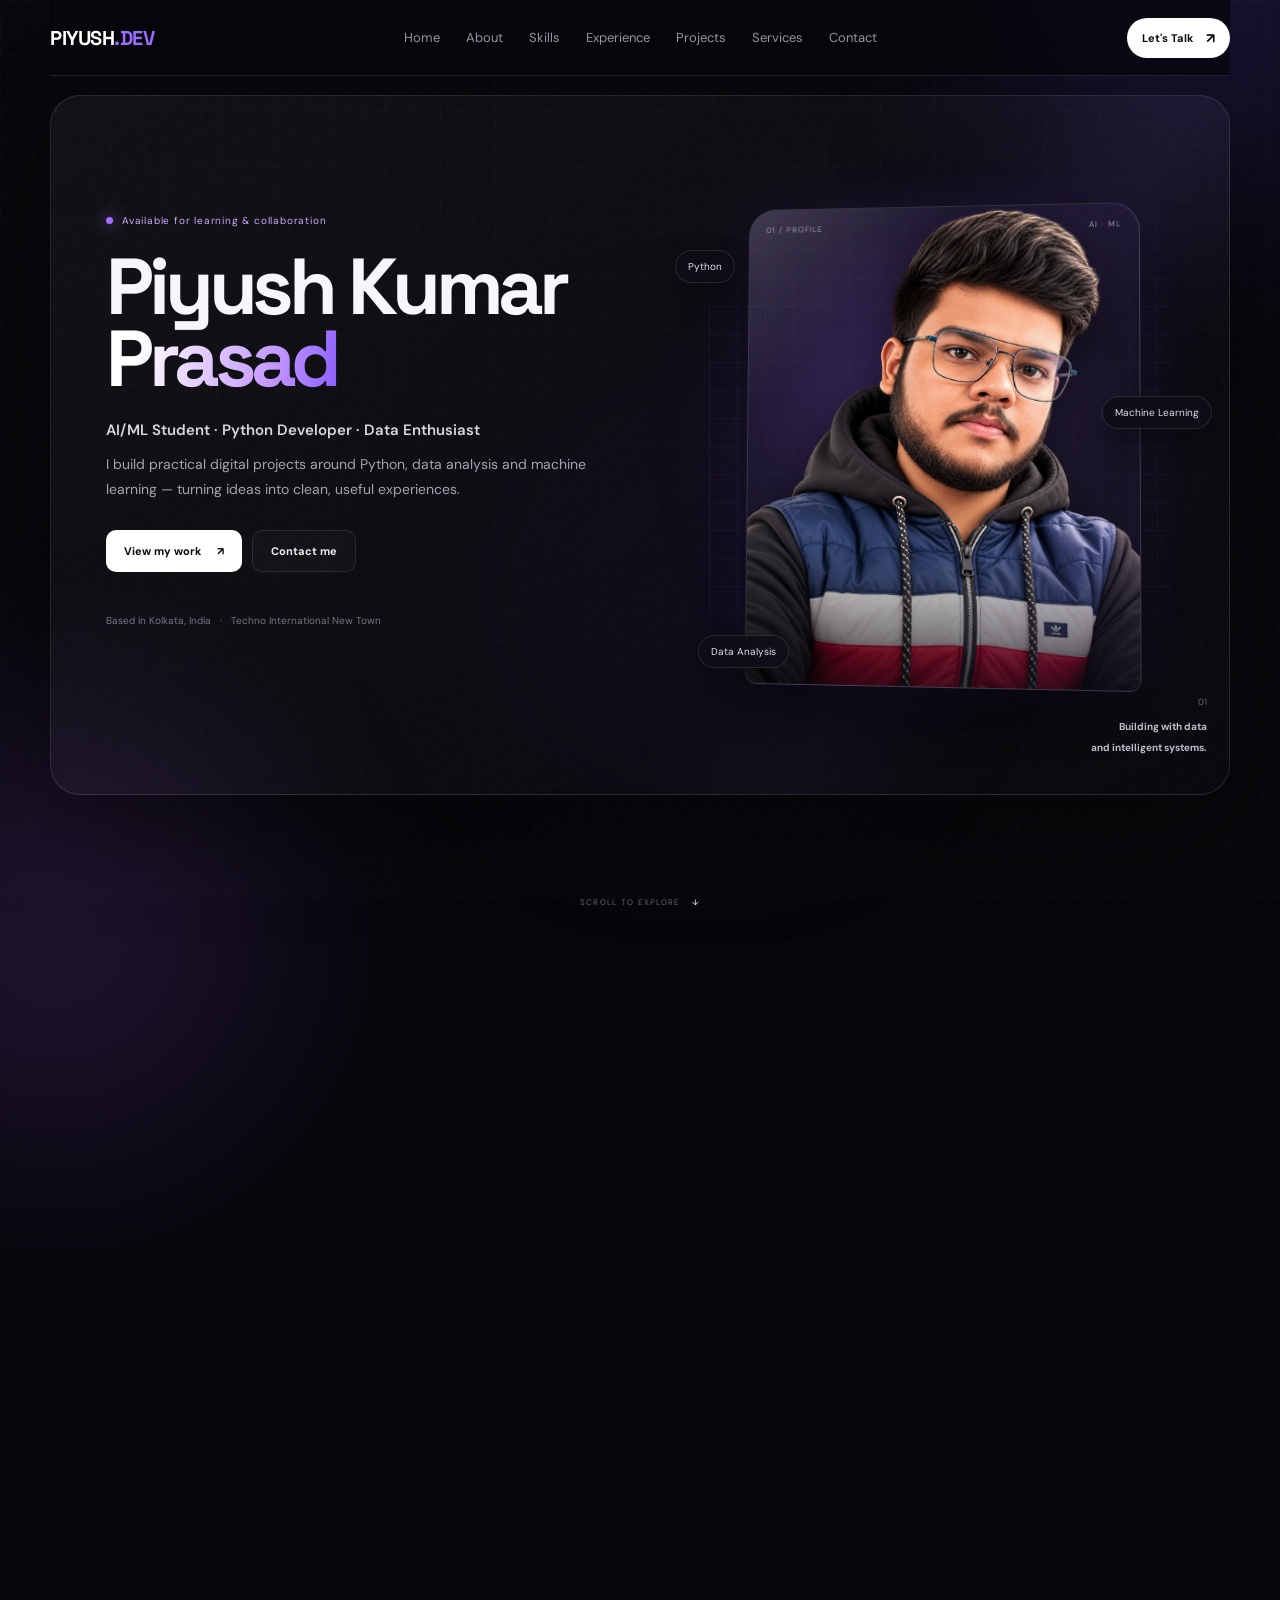
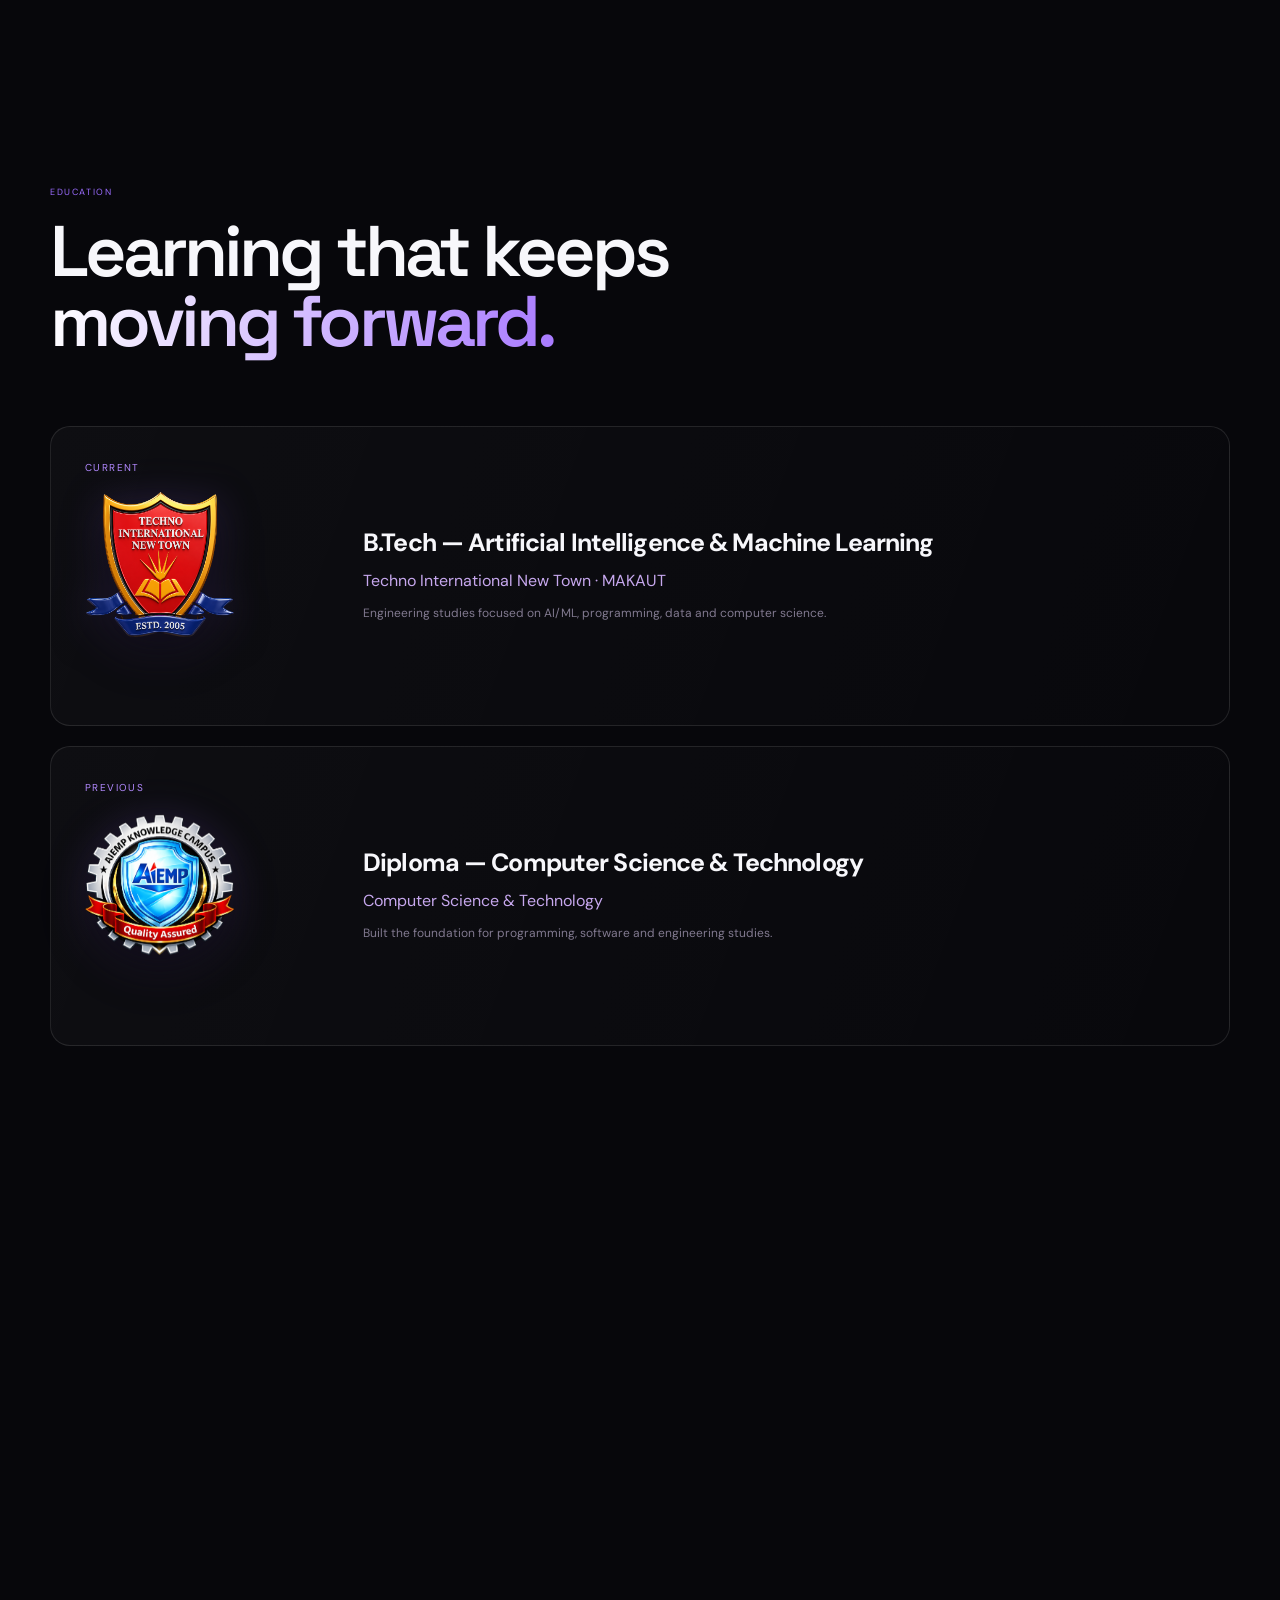
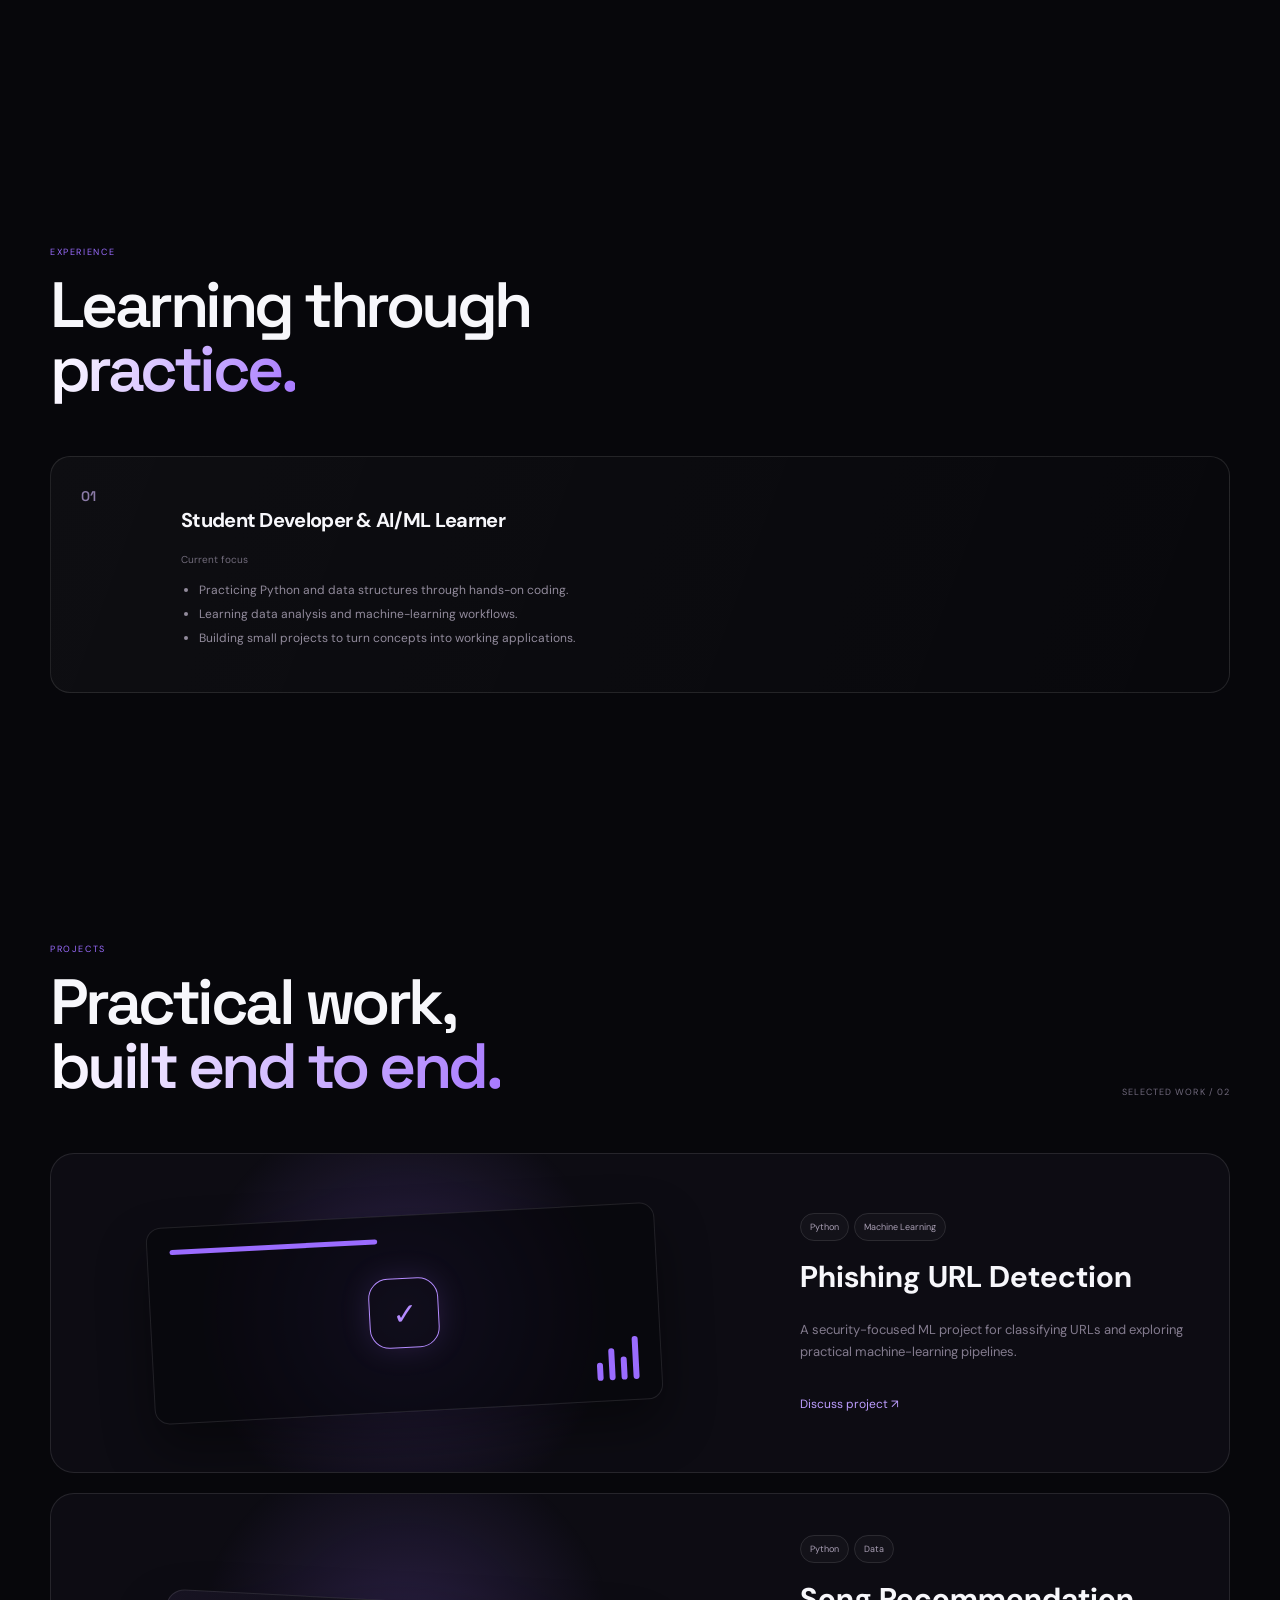
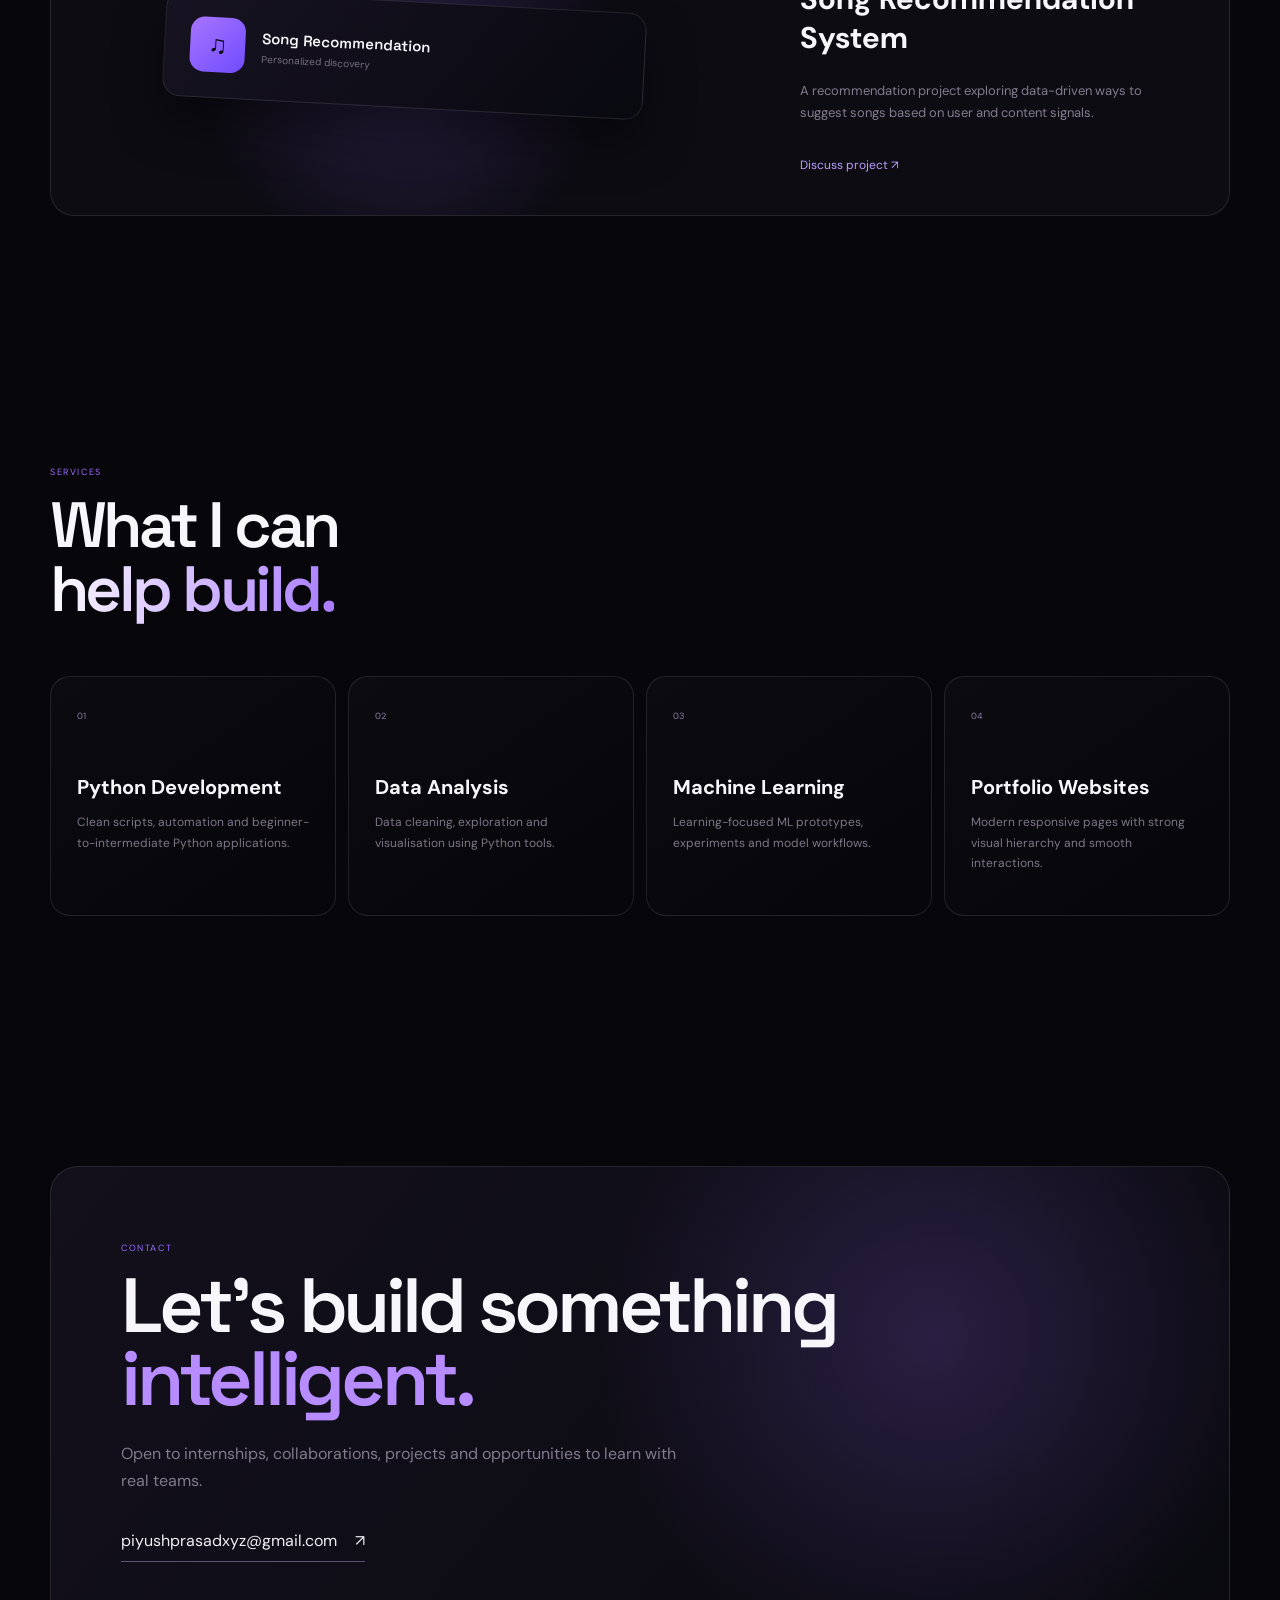
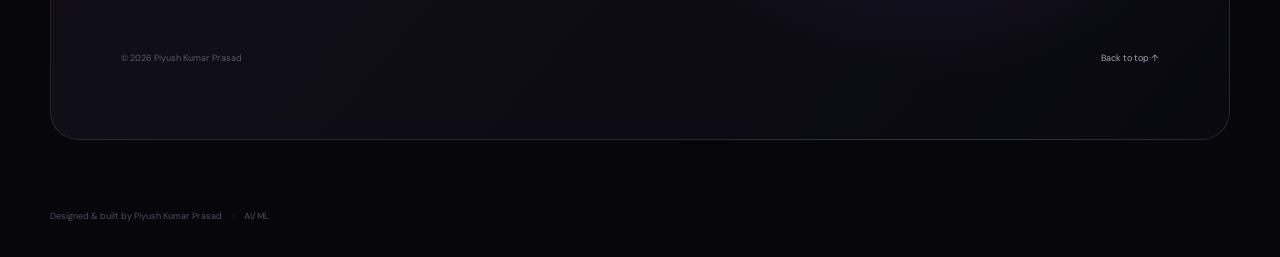
<file: index.html>
<!doctype html>
<html lang="en">
<head>
  <meta charset="UTF-8">
  <meta name="viewport" content="width=device-width,initial-scale=1">
  <meta name="description" content="Piyush Kumar Prasad — AI/ML student, Python developer and aspiring data professional.">
  <title>Piyush Kumar Prasad — AI/ML Developer Portfolio</title>
  <link rel="preconnect" href="https://fonts.googleapis.com">
  <link rel="preconnect" href="https://fonts.gstatic.com" crossorigin>
  <link href="https://fonts.googleapis.com/css2?family=DM+Sans:wght@400;500;600;700&family=Space+Grotesk:wght@500;600;700&display=swap" rel="stylesheet">
  <link rel="stylesheet" href="style.css">
</head>
<body>
  <div class="noise"></div>
  <div class="orb orb-a"></div><div class="orb orb-b"></div><div class="orb orb-c"></div>

  <header class="nav-wrap">
    <nav class="nav container">
      <a class="brand" href="#home">PIYUSH<span>.DEV</span></a>
      <div class="nav-links">
        <a href="#home">Home</a><a href="#about">About</a><a href="#skills">Skills</a>
        <a href="#experience">Experience</a><a href="#projects">Projects</a><a href="#services">Services</a><a href="#contact">Contact</a>
      </div>
      <a class="nav-cta" href="#contact">Let's Talk <span>↗</span></a>
      <button class="menu" aria-label="Open menu"><i></i><i></i></button>
    </nav>
  </header>

  <main>
    <section id="home" class="hero section">
      <div class="container hero-card reveal">
        <div class="hero-copy">
          <div class="eyebrow"><span class="dot"></span> Available for learning & collaboration</div>
          <h1>Piyush Kumar<br><em>Prasad</em></h1>
          <p class="role">AI/ML Student · Python Developer · Data Enthusiast</p>
          <p class="intro">I build practical digital projects around Python, data analysis and machine learning — turning ideas into clean, useful experiences.</p>
          <div class="hero-actions">
            <a class="btn primary" href="#projects">View my work <span>↗</span></a>
            <a class="btn ghost" href="#contact">Contact me</a>
          </div>
          <div class="mini-meta">
            <span>Based in Kolkata, India</span><span>·</span><span>Techno International New Town</span>
          </div>
        </div>

        <div class="hero-visual">
          <div class="visual-grid"></div>
          <div class="float-tag tag-one">Python</div>
          <div class="float-tag tag-two">Machine Learning</div>
          <div class="float-tag tag-three">Data Analysis</div>
          <div class="avatar-stage">
            <div class="avatar-glow"></div>
            <div class="avatar-frame">
              <div class="frame-top"><span>01 / PROFILE</span><span>AI · ML</span></div>
              <img src="assets/piyush-avatar.png" alt="Piyush Kumar Prasad">
            </div>
          </div>
          <div class="visual-label"><span>01</span><strong>Building with data<br>and intelligent systems.</strong></div>
        </div>
      </div>
      <div class="scroll-cue">SCROLL TO EXPLORE <span>↓</span></div>
    </section>

    <section id="about" class="section">
      <div class="container">
        <div class="section-head reveal"><span class="kicker">ABOUT</span><h2>From Diploma to<br><em>AI & Machine Learning.</em></h2></div>
        <div class="about-grid">
          <div class="about-copy reveal">
            <p class="lead">I'm a B.Tech student specializing in Artificial Intelligence & Machine Learning, with a Diploma background in Computer Science & Technology.</p>
            <p>I'm focused on strengthening my Python, DSA, data analysis and machine-learning skills by building projects and learning through hands-on practice.</p>
            <p>My goal is to grow into a strong AI/ML and data professional while creating software that is useful, understandable and visually polished.</p>
          </div>
          <div class="stats reveal">
            <div><strong>B.Tech</strong><span>AI & Machine Learning</span></div>
            <div><strong>Python</strong><span>Primary programming focus</span></div>
            <div><strong>AI + Data</strong><span>Current learning direction</span></div>
            <div><strong>∞</strong><span>Curiosity to build & learn</span></div>
          </div>
        </div>
      </div>
    </section>

    <section id="education" class="section compact">
      <div class="container">
        <div class="section-head reveal"><span class="kicker">EDUCATION</span><h2>Learning that keeps<br><em>moving forward.</em></h2></div>
        <div class="timeline">
          <article class="timeline-card reveal education-pop">
            <div class="education-meta"><span class="year">CURRENT</span><img class="edu-logo" src="assets/techno-3d-logo.png" alt="Techno International New Town logo"></div><div><h3>B.Tech — Artificial Intelligence & Machine Learning</h3><p>Techno International New Town · MAKAUT</p><small>Engineering studies focused on AI/ML, programming, data and computer science.</small></div>
          </article>
          <article class="timeline-card reveal education-pop">
            <div class="education-meta"><span class="year">PREVIOUS</span><img class="edu-logo" src="assets/aiemp-3d-logo.png" alt="AIEMP Knowledge Campus logo"></div><div><h3>Diploma — Computer Science & Technology</h3><p>Computer Science & Technology</p><small>Built the foundation for programming, software and engineering studies.</small></div>
          </article>
        </div>
      </div>
    </section>

    <section id="skills" class="section">
      <div class="container">
        <div class="section-head reveal"><span class="kicker">SKILLS</span><h2>Tools and technologies<br><em>I work with.</em></h2></div>
        <div class="skill-cloud reveal">
          <span>Python</span><span>Machine Learning</span><span>Data Analysis</span><span>NumPy</span><span>Pandas</span><span>Matplotlib</span><span>DSA</span><span>Java</span><span>C</span><span>HTML</span><span>CSS</span><span>JavaScript</span><span>Git</span><span>AI Applications</span>
        </div>
      </div>
    </section>

    <section id="experience" class="section compact">
      <div class="container">
        <div class="section-head reveal"><span class="kicker">EXPERIENCE</span><h2>Learning through<br><em>practice.</em></h2></div>
        <div class="experience-card reveal">
          <div class="exp-index">01</div><div><h3>Student Developer & AI/ML Learner</h3><p class="muted">Current focus</p><ul><li>Practicing Python and data structures through hands-on coding.</li><li>Learning data analysis and machine-learning workflows.</li><li>Building small projects to turn concepts into working applications.</li></ul></div>
        </div>
      </div>
    </section>

    <section id="projects" class="section">
      <div class="container">
        <div class="section-head project-head reveal"><div><span class="kicker">PROJECTS</span><h2>Practical work,<br><em>built end to end.</em></h2></div><span class="project-count">SELECTED WORK / 02</span></div>
        <div class="projects">
          <article class="project-card reveal"><div class="project-art phishing"><div class="mock-ui"><div class="mock-bar"></div><div class="shield">✓</div><div class="bars"><i></i><i></i><i></i><i></i></div></div></div><div class="project-info"><div><span class="tag">Python</span><span class="tag">Machine Learning</span></div><h3>Phishing URL Detection</h3><p>A security-focused ML project for classifying URLs and exploring practical machine-learning pipelines.</p><a href="#contact">Discuss project ↗</a></div></article>
          <article class="project-card reveal"><div class="project-art music"><div class="music-ui"><span>♫</span><div><b>Song Recommendation</b><small>Personalized discovery</small></div></div></div><div class="project-info"><div><span class="tag">Python</span><span class="tag">Data</span></div><h3>Song Recommendation System</h3><p>A recommendation project exploring data-driven ways to suggest songs based on user and content signals.</p><a href="#contact">Discuss project ↗</a></div></article>
        </div>
      </div>
    </section>

    <section id="services" class="section">
      <div class="container">
        <div class="section-head reveal"><span class="kicker">SERVICES</span><h2>What I can<br><em>help build.</em></h2></div>
        <div class="service-grid">
          <div class="service reveal"><span>01</span><h3>Python Development</h3><p>Clean scripts, automation and beginner-to-intermediate Python applications.</p></div>
          <div class="service reveal"><span>02</span><h3>Data Analysis</h3><p>Data cleaning, exploration and visualisation using Python tools.</p></div>
          <div class="service reveal"><span>03</span><h3>Machine Learning</h3><p>Learning-focused ML prototypes, experiments and model workflows.</p></div>
          <div class="service reveal"><span>04</span><h3>Portfolio Websites</h3><p>Modern responsive pages with strong visual hierarchy and smooth interactions.</p></div>
        </div>
      </div>
    </section>

    <section id="contact" class="section contact">
      <div class="container contact-card reveal">
        <span class="kicker">CONTACT</span>
        <h2>Let's build something<br><em>intelligent.</em></h2>
        <p>Open to internships, collaborations, projects and opportunities to learn with real teams.</p>
        <a class="mail" href="mailto:piyushprasadxyz@gmail.com">piyushprasadxyz@gmail.com <span>↗</span></a>
        <div class="contact-bottom"><span>© 2026 Piyush Kumar Prasad</span><a href="#home">Back to top ↑</a></div>
      </div>
    </section>
  </main>

  <footer class="footer"><div class="container">Designed & built by Piyush Kumar Prasad <span>·</span> AI/ML</div></footer>
  <script src="script.js"></script>
</body>
</html>
</file>
<file: style.css>
:root{
  --bg:#07070b;--panel:#101016;--panel2:#14131c;--text:#f7f7fb;--muted:#a4a3b0;
  --line:rgba(255,255,255,.10);--purple:#9b6cff;--purple2:#6f4cff;--white:#ffffff;
  --radius:26px;--max:1180px
}
*{box-sizing:border-box}html{scroll-behavior:smooth}body{margin:0;background:var(--bg);color:var(--text);font-family:"DM Sans",sans-serif;overflow-x:hidden}
body:before{content:"";position:fixed;inset:0;pointer-events:none;background:linear-gradient(rgba(255,255,255,.018) 1px,transparent 1px),linear-gradient(90deg,rgba(255,255,255,.018) 1px,transparent 1px);background-size:55px 55px;mask-image:linear-gradient(to bottom,black,transparent 88%)}
.noise{position:fixed;inset:0;opacity:.025;pointer-events:none;background-image:url("data:image/svg+xml,%3Csvg viewBox='0 0 180 180' xmlns='http://www.w3.org/2000/svg'%3E%3Cfilter id='n'%3E%3CfeTurbulence type='fractalNoise' baseFrequency='.9' numOctaves='4' stitchTiles='stitch'/%3E%3C/filter%3E%3Crect width='100%25' height='100%25' filter='url(%23n)'/%3E%3C/svg%3E")}
.orb{position:fixed;width:430px;height:430px;border-radius:50%;filter:blur(110px);opacity:.15;pointer-events:none}.orb-a{background:#744cff;top:-220px;right:-130px}.orb-b{background:#a85dff;bottom:-250px;left:-160px}.orb-c{background:#4423a8;top:42%;left:38%;opacity:.06}
.container{width:min(calc(100% - 48px),var(--max));margin:auto}.nav-wrap{position:fixed;z-index:20;top:0;left:0;right:0}.nav{height:76px;display:flex;align-items:center;justify-content:space-between;border-bottom:1px solid var(--line);background:rgba(7,7,11,.70);backdrop-filter:blur(18px);padding:0 0;box-shadow:none}.brand{font:700 20px "Space Grotesk";letter-spacing:-.5px;color:#fff;text-decoration:none}.brand span{color:#9b6cff}.nav-links{display:flex;gap:26px}.nav-links a{font-size:13px;color:#9694a3;text-decoration:none;transition:.2s}.nav-links a:hover{color:#fff}.nav-cta{display:inline-flex;align-items:center;gap:13px;color:#08080b;background:#fff;padding:11px 15px;border-radius:999px;font-size:11px;font-weight:700;text-decoration:none}.nav-cta span{font-size:14px}.menu{display:none;background:none;border:0}.menu i{display:block;width:23px;height:1px;background:#fff;margin:6px}
.section{padding:125px 0}.hero{min-height:100vh;padding-top:95px;display:flex;align-items:center;position:relative}.hero-card{min-height:700px;display:grid;grid-template-columns:1.02fr .98fr;overflow:hidden;border:1px solid rgba(255,255,255,.11);border-radius:30px;background:linear-gradient(145deg,rgba(255,255,255,.045),rgba(255,255,255,.012));box-shadow:0 35px 100px rgba(0,0,0,.38)}.hero-copy{padding:82px 48px 55px 55px;display:flex;flex-direction:column;justify-content:center;position:relative;z-index:3;transform:translateY(-38px)}.eyebrow{display:inline-flex;align-items:center;gap:9px;color:#c8aaff;font-size:10px;letter-spacing:.08em;margin:0 0 24px}.dot{width:7px;height:7px;border-radius:50%;background:#a56fff;box-shadow:0 0 15px #9b6cff}.hero h1{font:700 clamp(58px,6.2vw,82px)/.91 "Space Grotesk";letter-spacing:-.065em;margin:0;max-width:650px}.hero h1 em{font-style:normal;background:linear-gradient(100deg,#fff 15%,#c69bff 70%,#8a5cff);-webkit-background-clip:text;color:transparent}.role{font-size:15px;color:#d8d6e0;margin:25px 0 12px;font-weight:600}.intro{max-width:550px;color:var(--muted);line-height:1.8;font-size:14px;margin:0}.hero-actions{display:flex;gap:10px;margin-top:28px}.btn{display:inline-flex;align-items:center;justify-content:center;gap:16px;padding:13px 18px;border-radius:10px;font-size:11px;font-weight:700;text-decoration:none;transition:.25s}.btn.primary{color:#09090c;background:#fff}.btn.primary:hover{transform:translateY(-3px);box-shadow:0 15px 35px rgba(155,108,255,.24)}.btn.ghost{color:#eee;border:1px solid var(--line);background:rgba(255,255,255,.025)}.btn.ghost:hover{border-color:rgba(155,108,255,.6);background:rgba(155,108,255,.08)}.mini-meta{display:flex;gap:9px;color:#777486;font-size:10px;margin-top:42px}.hero-visual{position:relative;display:flex;align-items:center;justify-content:center;min-height:650px;overflow:hidden}.visual-grid{position:absolute;inset:0;background:radial-gradient(circle at 50% 44%,rgba(155,108,255,.22),transparent 38%),linear-gradient(120deg,transparent 40%,rgba(155,108,255,.035),transparent 70%)}.visual-grid:after{content:"";position:absolute;inset:10%;background:linear-gradient(rgba(155,108,255,.07) 1px,transparent 1px),linear-gradient(90deg,rgba(155,108,255,.07) 1px,transparent 1px);background-size:28px 28px;mask-image:linear-gradient(to bottom,transparent,#000 25%,#000 75%,transparent)}
.avatar-stage{position:relative;width:min(70%,395px);height:560px;display:flex;align-items:center;justify-content:center;perspective:1000px;z-index:2}.avatar-glow{position:absolute;width:310px;height:310px;border-radius:50%;background:linear-gradient(135deg,#7b4cff,#c184ff);filter:blur(72px);opacity:.25;animation:pulse 5s ease-in-out infinite}.avatar-frame{position:relative;width:100%;height:86%;border:1px solid rgba(255,255,255,.15);border-radius:28px 28px 12px 12px;overflow:hidden;background:linear-gradient(150deg,rgba(155,108,255,.15),rgba(8,8,14,.82));box-shadow:0 35px 75px rgba(0,0,0,.58),0 0 70px rgba(126,75,255,.12);transform:rotateY(-5deg) rotateX(2deg);animation:float 5s ease-in-out infinite}.avatar-frame:before{content:"";position:absolute;inset:0;background:linear-gradient(135deg,rgba(255,255,255,.13),transparent 24%,transparent 68%,rgba(155,108,255,.14));z-index:2;pointer-events:none}.avatar-frame:after{content:"";position:absolute;left:0;right:0;bottom:0;height:32%;background:linear-gradient(transparent,rgba(7,7,11,.72));z-index:2;pointer-events:none}.avatar-frame img{position:absolute;left:50%;bottom:-2px;transform:translateX(-50%);width:103%;height:100%;object-fit:contain;object-position:center bottom;filter:drop-shadow(0 25px 28px rgba(0,0,0,.65))}.frame-top{position:absolute;z-index:4;top:15px;left:17px;right:17px;display:flex;justify-content:space-between;color:#9c98aa;font-size:8px;letter-spacing:.14em}.float-tag{position:absolute;z-index:5;border:1px solid rgba(255,255,255,.11);background:rgba(15,13,22,.82);backdrop-filter:blur(14px);padding:9px 12px;border-radius:999px;font-size:10px;color:#e2ddec;box-shadow:0 12px 30px rgba(0,0,0,.32)}.tag-one{top:22%;left:4%;animation:floatTag 4s ease-in-out infinite}.tag-two{top:43%;right:3%;animation:floatTag 4.8s ease-in-out infinite reverse}.tag-three{bottom:18%;left:8%;animation:floatTag 5.2s ease-in-out infinite}.visual-label{position:absolute;right:22px;bottom:38px;text-align:right;z-index:5}.visual-label span{display:block;color:#6d667c;font-size:9px;margin-bottom:6px}.visual-label strong{font-size:10px;line-height:1.5;color:#c3bdce}.scroll-cue{position:absolute;bottom:13px;left:50%;transform:translateX(-50%);font-size:8px;letter-spacing:.16em;color:#686373}.scroll-cue span{margin-left:8px;color:#fff}
.section-head{margin-bottom:55px}.kicker{font-size:9px;letter-spacing:.18em;color:#9b6cff;display:block;margin-bottom:15px}.section-head h2{font:600 clamp(42px,5vw,68px)/1 "Space Grotesk";letter-spacing:-.055em;margin:0}.section-head h2 em{font-style:normal;background:linear-gradient(100deg,#fff,#a87aff);-webkit-background-clip:text;color:transparent}.about-grid{display:grid;grid-template-columns:1.25fr .75fr;gap:80px}.about-copy{max-width:680px}.about-copy p{color:var(--muted);line-height:1.9;font-size:14px}.about-copy .lead{font-size:22px;line-height:1.55;color:#e6e3ed}.stats{display:grid;grid-template-columns:1fr 1fr;gap:12px}.stats div{padding:24px;border:1px solid var(--line);border-radius:18px;background:rgba(255,255,255,.025)}.stats strong{display:block;font:600 25px "Space Grotesk";margin-bottom:9px}.stats span{color:#7e7889;font-size:10px}
.timeline{display:grid;gap:12px}.timeline-card,.experience-card{display:grid;grid-template-columns:235px 1fr;gap:20px;padding:30px;border:1px solid var(--line);border-radius:20px;background:linear-gradient(110deg,rgba(255,255,255,.03),rgba(255,255,255,.008));transition:.35s}.education-meta{display:flex;flex-direction:column;align-items:flex-start;gap:10px}.edu-logo{top:3px;width:110px;height:92px;object-fit:contain;align-self:flex-start;justify-self:start;filter:drop-shadow(0 16px 18px rgba(0,0,0,.5)) drop-shadow(0 0 18px rgba(155,108,255,.18));animation:eduFloat 4.8s ease-in-out infinite;transform:translateZ(30px)}
.timeline-card:nth-child(2) .edu-logo{top:3px;animation-delay:-2.1s}
.education-pop{opacity:0;transform:perspective(900px) translateY(80px) translateZ(-140px) rotateX(13deg) scale(.84);transform-origin:center bottom;transition:opacity .75s cubic-bezier(.2,.8,.2,1),transform .85s cubic-bezier(.16,1,.3,1),border-color .35s ease}
.education-pop.show{opacity:1;transform:perspective(900px) translateY(0) translateZ(0) rotateX(0) scale(1)}
.education-pop.show .edu-logo{top:3px;animation-play-state:running}
.timeline-card:hover,.experience-card:hover,.service:hover,.project-card:hover{border-color:rgba(155,108,255,.42);transform:translateY(-4px)}.year{font-size:9px;color:#8c7ca8;letter-spacing:.12em}.timeline-card h3,.experience-card h3{font-size:20px;letter-spacing:-.035em}.timeline-card p{color:#c2bdc9;margin:8px 0;font-size:13px}.timeline-card small{color:#746d7d;font-size:11px}.skill-cloud{display:flex;flex-wrap:wrap;gap:10px;max-width:1000px}.skill-cloud span,.tag{padding:12px 16px;border:1px solid var(--line);background:rgba(255,255,255,.025);border-radius:999px;color:#d3cfda;font-size:11px;transition:.25s}.skill-cloud span:hover{background:rgba(155,108,255,.12);border-color:rgba(155,108,255,.4);transform:translateY(-2px)}.experience-card{grid-template-columns:80px 1fr}.exp-index{font:600 14px "Space Grotesk";color:#8c7ca8}.muted{color:#716b7b;font-size:10px}.experience-card ul{padding-left:18px;color:#928b9c;line-height:2;font-size:12px}
.project-head{display:flex;justify-content:space-between;align-items:end}.project-count{font-size:9px;color:#70697c;letter-spacing:.12em}.projects{display:grid;gap:20px}.project-card{display:grid;grid-template-columns:1.2fr .8fr;min-height:320px;border:1px solid var(--line);border-radius:24px;overflow:hidden;background:#0d0c13;transition:.35s}.project-art{position:relative;min-height:300px;display:grid;place-items:center;overflow:hidden}.project-art:before{content:"";position:absolute;inset:0;background:radial-gradient(circle at 50% 50%,rgba(155,108,255,.25),transparent 55%)}.mock-ui{width:72%;height:62%;border:1px solid rgba(255,255,255,.1);border-radius:15px;background:rgba(7,7,12,.75);position:relative;box-shadow:0 25px 50px rgba(0,0,0,.4);transform:rotate(-3deg);padding:22px}.mock-bar{height:5px;width:45%;background:#9b6cff;border-radius:5px;margin-bottom:35px}.shield{margin:auto;display:grid;place-items:center;width:70px;height:70px;border:1px solid #b58cff;border-radius:20px;color:#b58cff;font-size:30px;box-shadow:0 0 30px rgba(155,108,255,.16)}.bars{position:absolute;right:22px;bottom:20px;display:flex;align-items:end;gap:6px}.bars i{display:block;width:6px;background:#9b6cff;border-radius:5px}.bars i:nth-child(1){height:18px}.bars i:nth-child(2){height:32px}.bars i:nth-child(3){height:23px}.bars i:nth-child(4){height:43px}.music:before{background:radial-gradient(circle at 50% 50%,rgba(155,108,255,.22),transparent 55%)}.music-ui{width:68%;padding:25px;border:1px solid rgba(255,255,255,.1);border-radius:18px;background:linear-gradient(130deg,#171322,#090910);display:flex;gap:17px;align-items:center;transform:rotate(3deg);box-shadow:0 25px 50px rgba(0,0,0,.45)}.music-ui>span{width:55px;height:55px;border-radius:14px;display:grid;place-items:center;background:linear-gradient(135deg,#a875ff,#704cff);font-size:25px;color:#08070d}.music-ui b{display:block;font:600 15px "Space Grotesk"}.music-ui small{display:block;color:#766f80;font-size:10px;margin-top:5px}.project-info{padding:42px;display:flex;flex-direction:column;justify-content:center}.project-info .tag{font-size:9px;padding:7px 9px;margin-right:5px;color:#a99fb4}.project-info h3{font-size:30px;margin:22px 0 10px}.project-info p{color:#837b8e;line-height:1.7;font-size:13px}.project-info a{margin-top:20px;color:#bd9dff;text-decoration:none;font-size:12px}
.service-grid{display:grid;grid-template-columns:repeat(4,1fr);gap:12px}.service{border:1px solid var(--line);border-radius:20px;padding:26px;min-height:240px;background:linear-gradient(145deg,rgba(255,255,255,.025),transparent);transition:.35s}.service span{font-size:9px;color:#8d7ba7}.service h3{font-size:20px;margin:50px 0 12px}.service p{color:#7e7688;font-size:12px;line-height:1.7}.contact{padding-bottom:70px}.contact-card{border:1px solid var(--line);border-radius:28px;padding:75px 70px;background:radial-gradient(circle at 75% 30%,rgba(155,108,255,.2),transparent 35%),linear-gradient(130deg,#13101c,#09090f);position:relative;overflow:hidden}.contact-card h2{font:600 clamp(48px,6vw,82px)/.95 "Space Grotesk";letter-spacing:-.055em;margin:0}.contact-card h2 em{font-style:normal;color:#b78cff}.contact-card>p{max-width:570px;color:#827a8d;line-height:1.7;margin:25px 0 35px}.mail{display:inline-flex;align-items:center;gap:18px;color:#f0edf4;text-decoration:none;font-size:16px;border-bottom:1px solid #5f526f;padding-bottom:10px}.contact-bottom{display:flex;justify-content:space-between;margin-top:90px;color:#5e5667;font-size:9px}.contact-bottom a{color:#aaa0b4;text-decoration:none}.footer{padding:0 0 35px;color:#534b5d;font-size:9px}.footer span{padding:0 8px}.reveal{opacity:0;transform:translateY(25px);transition:opacity .7s ease,transform .7s ease}.reveal.show{opacity:1;transform:none}
@keyframes eduFloat{0%,100%{transform:translate3d(0,0,30px) rotate(-1deg)}50%{transform:translate3d(0,-8px,40px) rotate(1deg)}}
@keyframes float{0%,100%{transform:rotateY(-5deg) rotateX(2deg) translateY(0)}50%{transform:rotateY(-2deg) rotateX(1deg) translateY(-10px)}}@keyframes floatTag{0%,100%{transform:translateY(0) rotate(0)}50%{transform:translateY(-8px) rotate(1deg)}}@keyframes pulse{0%,100%{transform:scale(.95);opacity:.18}50%{transform:scale(1.08);opacity:.28}}
@media(max-width:900px){.timeline-card,.experience-card{grid-template-columns:220px 1fr}.nav-links{display:none}.nav-cta{display:none}.menu{display:block}.hero-card{grid-template-columns:1fr}.hero-copy{padding:65px 30px 30px}.hero-visual{min-height:520px}.avatar-stage{height:500px;width:min(64%,390px)}.about-grid{grid-template-columns:1fr;gap:35px}.service-grid{grid-template-columns:1fr 1fr}.project-card{grid-template-columns:1fr}.project-art{min-height:260px}.project-info{padding:30px}.timeline-card{grid-template-columns:220px 1fr}}
@media(max-width:560px){.container{width:min(calc(100% - 24px),var(--max))}.section{padding:85px 0}.nav{height:58px}.brand{font-size:12px}.hero{padding-top:82px}.hero-card{border-radius:23px}.hero-copy{padding:48px 22px 15px}.hero h1{font-size:52px}.intro{font-size:13px}.mini-meta{display:block;line-height:1.8}.hero-visual{min-height:430px}.avatar-stage{height:420px;width:72%}.float-tag{font-size:9px;padding:8px 10px}.tag-two{right:1%}.tag-one{left:1%}.visual-label{right:12px;bottom:25px}.section-head{margin-bottom:35px}.section-head h2{font-size:43px}.stats{grid-template-columns:1fr}.timeline-card,.experience-card{grid-template-columns:1fr;gap:12px}.education-meta{flex-direction:row;align-items:center;gap:14px}.edu-logo{top:3px;justify-self:start;width:86px;height:86px;margin-top:2px}.service-grid{grid-template-columns:1fr}.project-info h3{font-size:25px}.contact-card{padding:45px 25px}.contact-card h2{font-size:50px}.contact-bottom{margin-top:55px;display:block}.contact-bottom a{display:block;margin-top:14px}}


/* Education reference layout */
#education .section-head{
  position:relative;
  top:0;
  margin-bottom:70px;
  text-align:left;
}
#education .section-head .kicker{margin-bottom:18px}
#education .section-head h2{max-width:900px;margin:0;font-size:clamp(48px,5.6vw,76px);line-height:.98}
#education .timeline{gap:20px}
#education .timeline-card{
  grid-template-columns:250px minmax(0,1fr);
  gap:28px;
  min-height:300px;
  padding:32px 34px;
  align-items:center;
}
#education .education-meta{
  display:flex;
  flex-direction:column;
  align-items:flex-start;
  justify-content:flex-start;
  gap:18px;
  align-self:stretch;
  padding-top:2px;
}
#education .year{font-size:10px;color:#b38aff;letter-spacing:.14em}
#education .edu-logo{top:3px;
  width:150px;
  height:145px;
  object-fit:contain;
  align-self:flex-start;
  justify-self:start;
  margin:0;
}
#education .timeline-card > div:last-child{
  min-width:0;
  align-self:center;
  padding-left:0;
}
#education .timeline-card h3{font-size:25px;margin:0 0 12px;line-height:1.15}
#education .timeline-card p{font-size:16px;margin:0 0 10px;color:#c7a8ee}
#education .timeline-card small{font-size:12px;color:#81798f;line-height:1.6}
@media(max-width:900px){
  #education .timeline-card{grid-template-columns:205px minmax(0,1fr);gap:22px}
  #education .edu-logo{top:3px;width:125px;height:120px}
}
@media(max-width:560px){
  #education .section-head{top:0;margin-bottom:38px}
  #education .section-head h2{font-size:43px}
  #education .timeline-card{grid-template-columns:1fr;min-height:0;padding:24px;gap:14px}
  #education .education-meta{flex-direction:column;gap:10px;align-items:flex-start}
  #education .edu-logo{top:3px;width:95px;height:95px}
  #education .timeline-card h3{font-size:20px}
  #education .timeline-card p{font-size:13px}
}

@media(max-width:900px){.hero-copy{transform:translateY(-20px)}}
</file>
